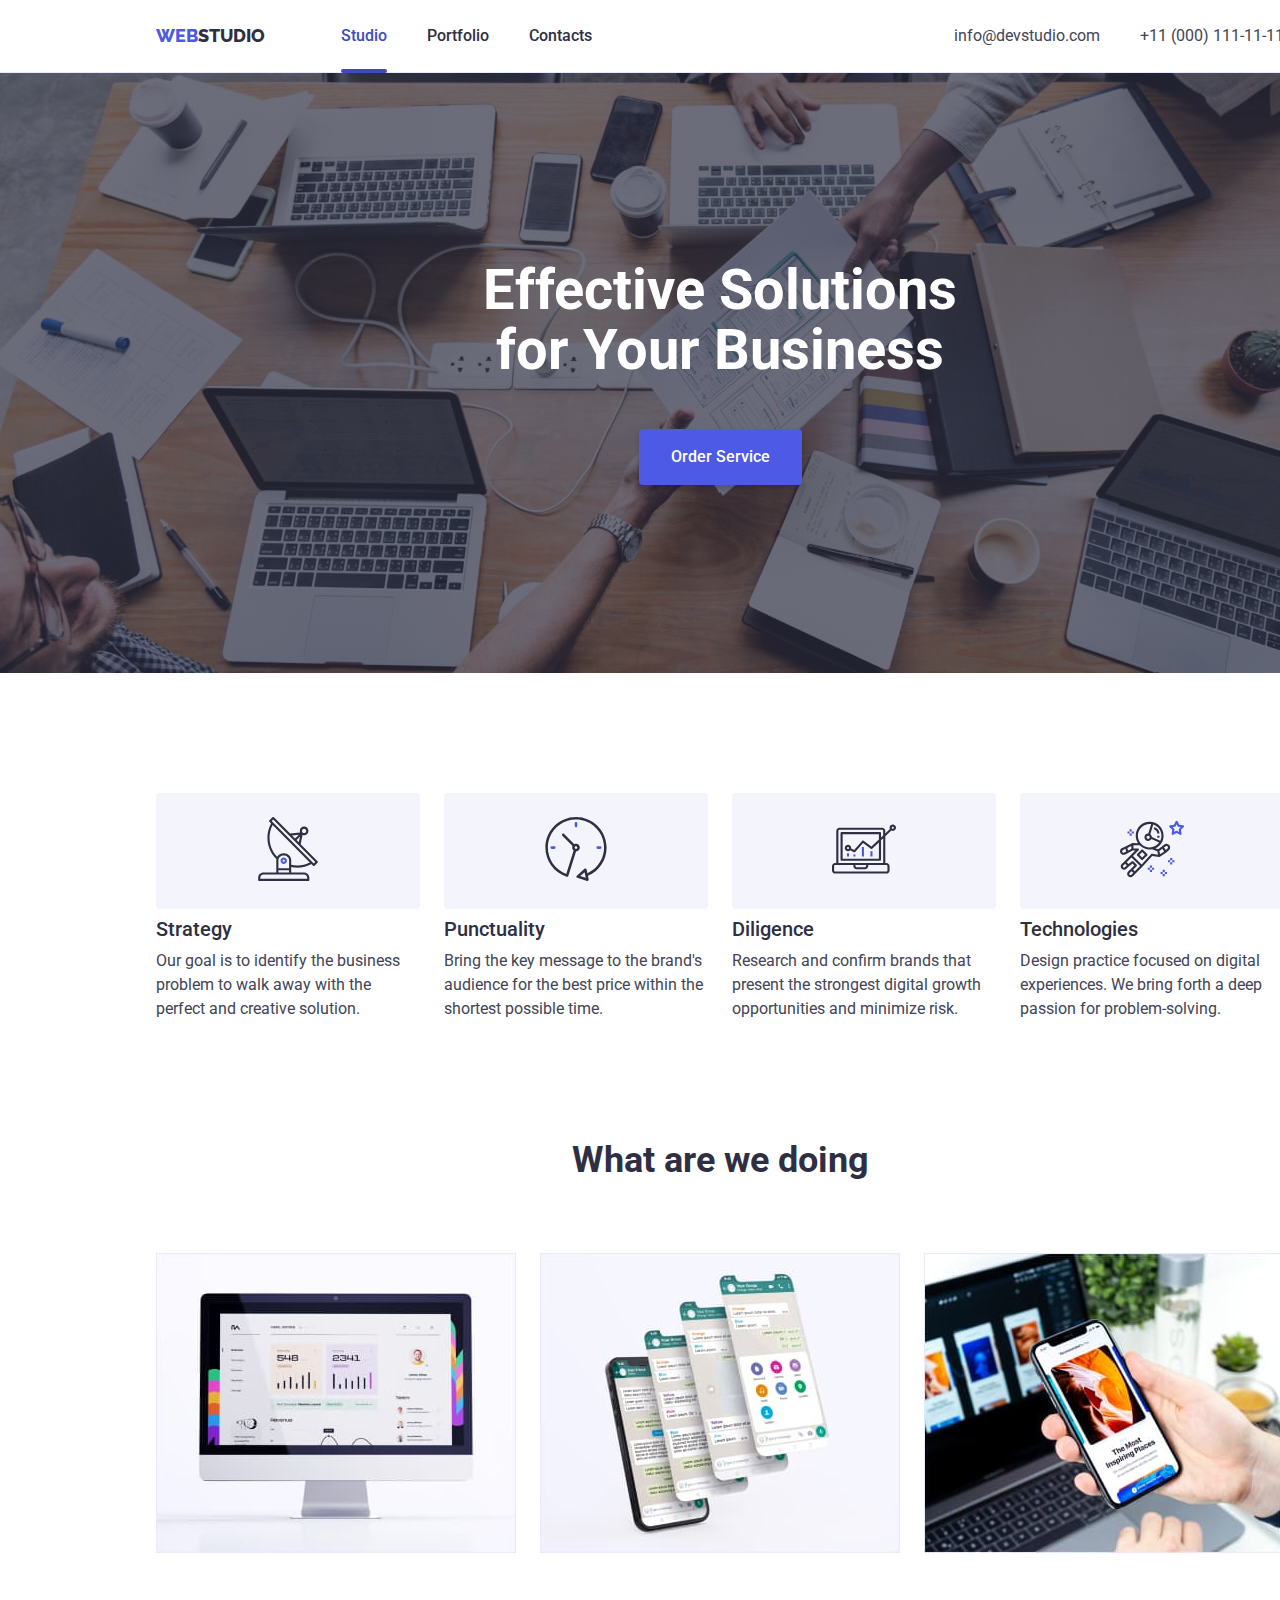
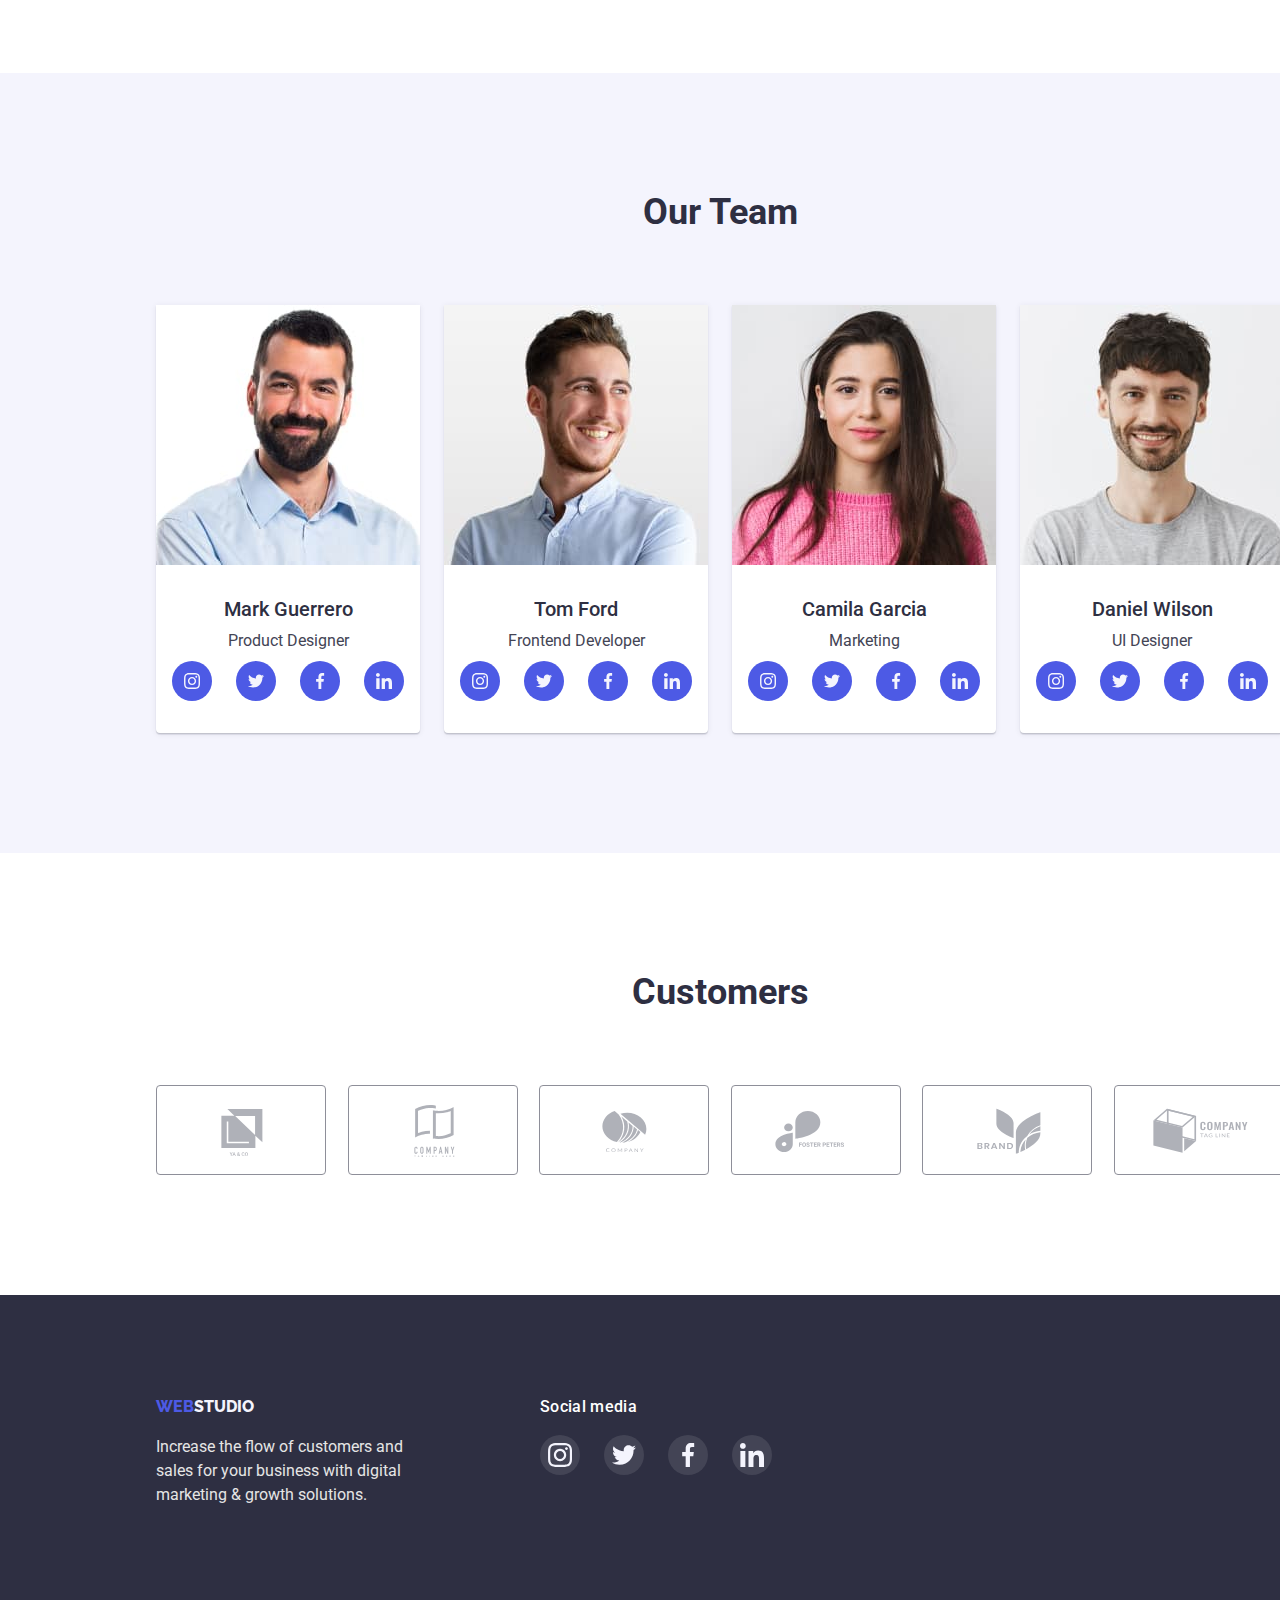
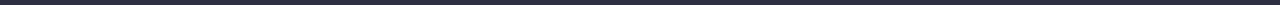
<file: index.html>
<!DOCTYPE html>
<html lang="en">
  <head>
    <meta charset="UTF-8" />
    <meta http-equiv="X-UA-Compatible" content="IE=edge" />
    <meta name="viewport" content="width=device-width, initial-scale=1.0" />
    <title>Document</title>
    <link rel="preconnect" href="https://fonts.googleapis.com" />
    <link rel="preconnect" href="https://fonts.gstatic.com" crossorigin />
    <link
      href="https://fonts.googleapis.com/css2?family=Raleway:wght@800&family=Roboto:wght@400;500;700;900&display=swap"
      rel="stylesheet"
    />
    <link
      rel="stylesheet"
      href="https://cdn.jsdelivr.net/npm/modern-normalize@1.1.0/modern-normalize.min.css"
    />
    <link rel="stylesheet" href="./styles/style.css" />
  </head>
  <body>
    <!-- Header content block -->
    <header>
      <div class="container header-container">
        <!-- Menu navigation -->
        <nav class="navigation">
          <a href="./index.html" class="logo">
            <span class="logo-first-part">Web</span>Studio</a
          >
          <ul class="navigation-list">
            <li class="navigation-link">
              <a href="./index.html" class="link current-page">Studio</a>
            </li>
            <li class="navigation-link">
              <a href="./portfolio.html" class="link">Portfolio</a>
            </li>
            <li class="navigation-link">
              <a href="" class="link">Contacts</a>
            </li>
          </ul>
        </nav>
        <!-- Contacts -->
        <address>
          <ul class="adress-list">
            <li class="adress-item">
              <a href="mailto:info@devstudio.com" class="adress-link"
                >info@devstudio.com</a
              >
            </li>
            <li class="adress-item">
              <a href="tel:+110001111111" class="adress-link"
                >+11 (000) 111-11-11</a
              >
            </li>
          </ul>
        </address>
      </div>
    </header>
    <!-- Main content block -->
    <main class="main">
      <!-- Hero page -->
      <section class="hero-section">
        <div class="container hero-container">
          <h1 class="hero-title">Effective Solutions for Your Business</h1>
          <button type="button" class="hero-button" data-modal-open>
            Order Service
          </button>
        </div>
      </section>
      <!-- Features -->
      <section class="advantages-section">
        <div class="container advantages-container">
          <h2 class="visually-hidden">Advantages</h2>
          <ul class="advantages-list">
            <li class="advantages-item">
              <div class="advantages-icon-wrapper">
                <svg class="advantages-item-icon">
                  <use href="./images/icons.svg#icon-antenna"></use>
                </svg>
              </div>
              <h3 class="advantages-item-title">Strategy</h3>
              <p class="advantages-item-text">
                Our goal is to identify the business problem to walk away with
                the perfect and creative solution.
              </p>
            </li>
            <li class="advantages-item">
              <div class="advantages-icon-wrapper">
                <svg class="advantages-item-icon">
                  <use href="./images/icons.svg#icon-clock"></use>
                </svg>
              </div>
              <h3 class="advantages-item-title">Punctuality</h3>
              <p class="advantages-item-text">
                Bring the key message to the brand's audience for the best price
                within the shortest possible time.
              </p>
            </li>
            <li class="advantages-item">
              <div class="advantages-icon-wrapper">
                <svg class="advantages-item-icon">
                  <use href="./images/icons.svg#icon-diagram"></use>
                </svg>
              </div>
              <h3 class="advantages-item-title">Diligence</h3>
              <p class="advantages-item-text">
                Research and confirm brands that present the strongest digital
                growth opportunities and minimize risk.
              </p>
            </li>
            <li class="advantages-item">
              <div class="advantages-icon-wrapper">
                <svg class="advantages-item-icon">
                  <use href="./images/icons.svg#icon-astronaut"></use>
                </svg>
              </div>
              <h3 class="advantages-item-title">Technologies</h3>
              <p class="advantages-item-text">
                Design practice focused on digital experiences. We bring forth a
                deep passion for problem-solving.
              </p>
            </li>
          </ul>
        </div>
      </section>
      <section class="what-are-we-doing-section">
        <div class="container what-are-we-doing-container">
          <h2 class="what-are-we-doing-title">What are we doing</h2>
          <ul class="what-are-we-doing-examples-list">
            <li class="what-are-we-doing-examples">
              <img
                src="./images/rectangle.jpg"
                alt="Display shows the site"
                width="360"
              />
            </li>
            <li class="what-are-we-doing-examples">
              <img
                src="./images/rectangled.jpg"
                alt="Phone with few screenshots"
                width="360"
              />
            </li>
            <li class="what-are-we-doing-examples">
              <img src="./images/img3.jpg" alt="Phone with photo" width="360" />
            </li>
          </ul>
        </div>
      </section>
      <!-- Team-list -->
      <section class="our-team-section">
        <div class="container our-team-container">
          <h2 class="team-list-title">Our Team</h2>
          <ul class="team-list">
            <li class="team-member">
              <img
                src="./images/markguerrero.jpg"
                alt="Mark Guerrero"
                width="264"
              />
              <div class="team-member-text">
                <h3 class="team-member-name">Mark Guerrero</h3>
                <p class="team-member-position">Product Designer</p>
                <ul class="social-list">
                  <li class="social-list-item">
                    <a href="#" class="social-list-link">
                      <svg class="social-list-icon">
                        <use href="./images/icons.svg#instagram"></use>
                      </svg>
                    </a>
                  </li>
                  <li class="social-list-item">
                    <a href="" class="social-list-link">
                      <svg class="social-list-icon">
                        <use href="./images/icons.svg#twitter"></use>
                      </svg>
                    </a>
                  </li>
                  <li class="social-list-item">
                    <a href="" class="social-list-link">
                      <svg class="social-list-icon">
                        <use href="./images/icons.svg#facebook"></use>
                      </svg>
                    </a>
                  </li>
                  <li class="social-list-item">
                    <a href="" class="social-list-link">
                      <svg class="social-list-icon">
                        <use href="./images/icons.svg#linkedin"></use>
                      </svg>
                    </a>
                  </li>
                </ul>
              </div>
            </li>
            <li class="team-member">
              <img src="./images/tomford.jpg" alt="Tom Ford" width="264" />
              <div class="team-member-text">
                <h3 class="team-member-name">Tom Ford</h3>
                <p class="team-member-position">Frontend Developer</p>
                <ul class="social-list">
                  <li class="social-list-item">
                    <a href="#" class="social-list-link">
                      <svg class="social-list-icon">
                        <use href="./images/icons.svg#instagram"></use>
                      </svg>
                    </a>
                  </li>
                  <li class="social-list-item">
                    <a href="" class="social-list-link">
                      <svg class="social-list-icon">
                        <use href="./images/icons.svg#twitter"></use>
                      </svg>
                    </a>
                  </li>
                  <li class="social-list-item">
                    <a href="" class="social-list-link">
                      <svg class="social-list-icon">
                        <use href="./images/icons.svg#facebook"></use>
                      </svg>
                    </a>
                  </li>
                  <li class="social-list-item">
                    <a href="" class="social-list-link">
                      <svg class="social-list-icon">
                        <use href="./images/icons.svg#linkedin"></use>
                      </svg>
                    </a>
                  </li>
                </ul>
              </div>
            </li>
            <li class="team-member">
              <img
                src="./images/camilagarcia.jpg"
                alt="Camila Garcia"
                width="264"
              />
              <div class="team-member-text">
                <h3 class="team-member-name">Camila Garcia</h3>
                <p class="team-member-position">Marketing</p>
                <ul class="social-list">
                  <li class="social-list-item">
                    <a href="#" class="social-list-link">
                      <svg class="social-list-icon">
                        <use href="./images/icons.svg#instagram"></use>
                      </svg>
                    </a>
                  </li>
                  <li class="social-list-item">
                    <a href="" class="social-list-link">
                      <svg class="social-list-icon">
                        <use href="./images/icons.svg#twitter"></use>
                      </svg>
                    </a>
                  </li>
                  <li class="social-list-item">
                    <a href="" class="social-list-link">
                      <svg class="social-list-icon">
                        <use href="./images/icons.svg#facebook"></use>
                      </svg>
                    </a>
                  </li>
                  <li class="social-list-item">
                    <a href="" class="social-list-link">
                      <svg class="social-list-icon">
                        <use href="./images/icons.svg#linkedin"></use>
                      </svg>
                    </a>
                  </li>
                </ul>
              </div>
            </li>
            <li class="team-member">
              <img
                src="./images/danielwilson.jpg"
                alt="Daniel Wilson"
                width="264"
              />
              <div class="team-member-text">
                <h3 class="team-member-name">Daniel Wilson</h3>
                <p class="team-member-position">UI Designer</p>
                <ul class="social-list">
                  <li class="social-list-item">
                    <a href="#" class="social-list-link">
                      <svg class="social-list-icon">
                        <use href="./images/icons.svg#instagram"></use>
                      </svg>
                    </a>
                  </li>
                  <li class="social-list-item">
                    <a href="" class="social-list-link">
                      <svg class="social-list-icon">
                        <use href="./images/icons.svg#twitter"></use>
                      </svg>
                    </a>
                  </li>
                  <li class="social-list-item">
                    <a href="" class="social-list-link">
                      <svg class="social-list-icon">
                        <use href="./images/icons.svg#facebook"></use>
                      </svg>
                    </a>
                  </li>
                  <li class="social-list-item">
                    <a href="" class="social-list-link">
                      <svg class="social-list-icon">
                        <use href="./images/icons.svg#linkedin"></use>
                      </svg>
                    </a>
                  </li>
                </ul>
              </div>
            </li>
          </ul>
        </div>
      </section>
      <!-- Customers -->
      <section class="customers-section">
        <div class="container customers-container">
          <h2 class="team-list-title">Customers</h2>
          <ul class="customers-list">
            <li class="customer-item">
              <a href="" class="customer-link">
                <svg class="customer-icon">
                  <use href="./images/icons.svg#icon-Logo-1"></use>
                </svg>
              </a>
            </li>
            <li class="customer-item">
              <a href="" class="customer-link">
                <svg class="customer-icon">
                  <use href="./images/icons.svg#icon-Logo-2"></use>
                </svg>
              </a>
            </li>
            <li class="customer-item">
              <a href="" class="customer-link">
                <svg class="customer-icon">
                  <use href="./images/icons.svg#icon-Logo-3"></use>
                </svg>
              </a>
            </li>
            <li class="customer-item">
              <a href="" class="customer-link">
                <svg class="customer-icon">
                  <use href="./images/icons.svg#icon-Logo-4"></use>
                </svg>
              </a>
            </li>
            <li class="customer-item">
              <a href="" class="customer-link">
                <svg class="customer-icon">
                  <use href="./images/icons.svg#icon-Logo-5"></use>
                </svg>
              </a>
            </li>
            <li class="customer-item">
              <a href="" class="customer-link">
                <svg class="customer-icon">
                  <use href="./images/icons.svg#icon-Logo-6"></use>
                </svg>
              </a>
            </li>
          </ul>
        </div>
      </section>
    </main>
    <!-- Footer content block -->
    <footer class="footer">
      <ul class="container footer-list">
        <li class="footer-container">
          <a href="./index.html" class="logo">
            <span class="logo-first-part">Web</span>Studio
          </a>
          <p class="footer-text">
            Increase the flow of customers and sales for your business with
            digital marketing & growth solutions.
          </p>
        </li>
        <li class="footer-social-list-box">
          <p class="footer-social-list-text">Social media</p>
          <ul class="footer-social-list">
            <li class="footer-social-list-item">
              <a href="#" class="footer-social-list-link">
                <svg class="footer-social-list-icon">
                  <use href="./images/icons.svg#instagram"></use>
                </svg>
              </a>
            </li>
            <li class="footer-social-list-item">
              <a href="" class="footer-social-list-link">
                <svg class="footer-social-list-icon">
                  <use href="./images/icons.svg#twitter"></use>
                </svg>
              </a>
            </li>
            <li class="footer-social-list-item">
              <a href="" class="footer-social-list-link">
                <svg class="footer-social-list-icon">
                  <use href="./images/icons.svg#facebook"></use>
                </svg>
              </a>
            </li>
            <li class="footer-social-list-item">
              <a href="" class="footer-social-list-link">
                <svg class="footer-social-list-icon">
                  <use href="./images/icons.svg#linkedin"></use>
                </svg>
              </a>
            </li>
          </ul>
        </li>
      </ul>
    </footer>
    <div class="backdrop is-hidden" data-modal>
      <div class="modal">
        <button type="button" class="mobal-close-btn" data-modal-close>
          <svg class="mobal-close-btn-icon">
            <use href="./images/icons.svg#icon-close"></use>
          </svg>
        </button>
      </div>
    </div>

    <script src="./js/modal.js"></script>
  </body>
</html>
</file>
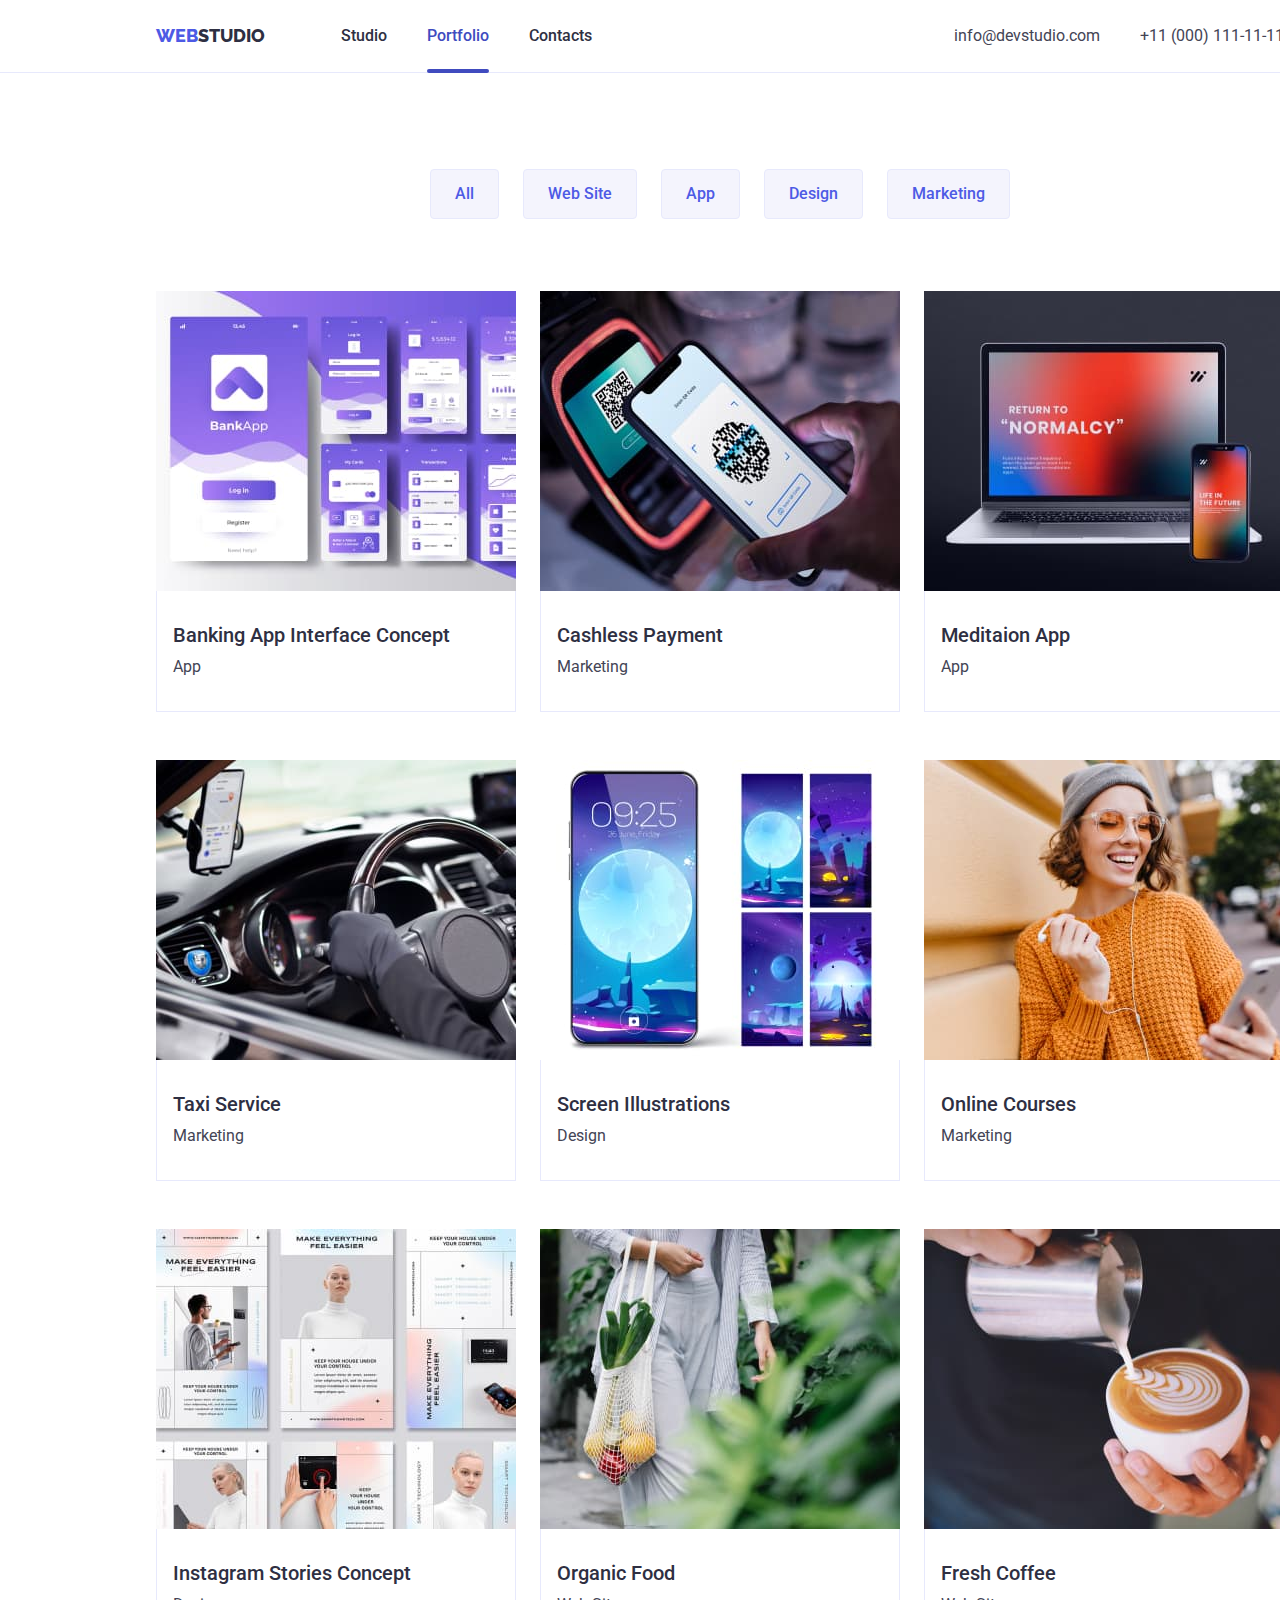
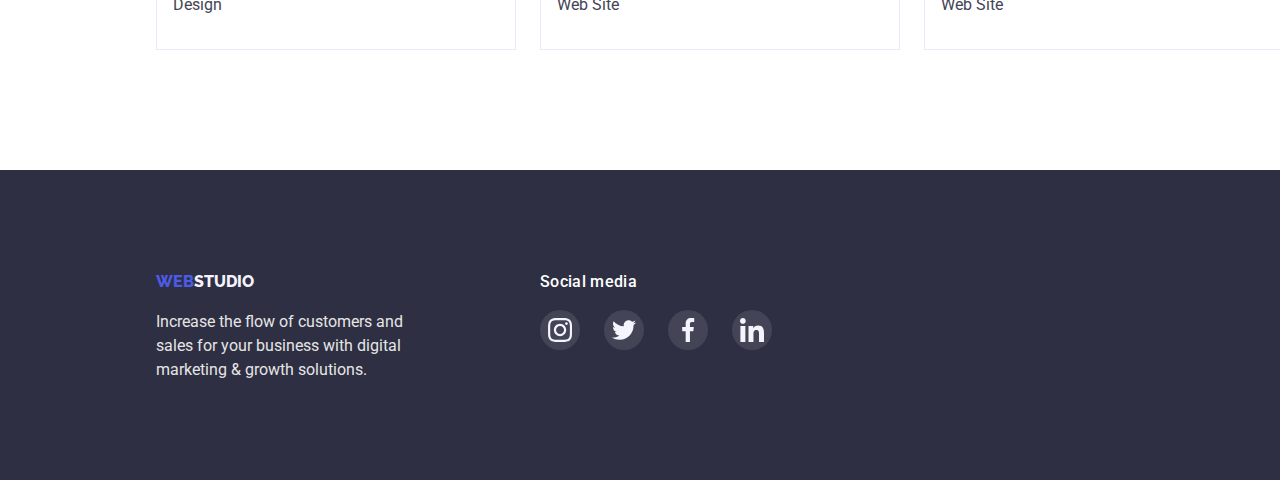
<file: portfolio.html>
<!DOCTYPE html>
<html lang="en">
  <head>
    <meta charset="UTF-8" />
    <meta http-equiv="X-UA-Compatible" content="IE=edge" />
    <meta name="viewport" content="width=device-width, initial-scale=1.0" />
    <title>Portfolio</title>
    <link rel="preconnect" href="https://fonts.googleapis.com" />
    <link rel="preconnect" href="https://fonts.gstatic.com" crossorigin />
    <link
      href="https://fonts.googleapis.com/css2?family=Raleway:wght@800&family=Roboto:wght@400;500;700;900&display=swap"
      rel="stylesheet"
    />
    <link
      rel="stylesheet"
      href="https://cdn.jsdelivr.net/npm/modern-normalize@1.1.0/modern-normalize.min.css"
    />
    <link rel="stylesheet" href="./styles/style.css" />
  </head>
  <body>
    <!-- Header content block -->
    <header>
      <div class="container header-container">
        <!-- Menu navigation -->
        <nav class="navigation">
          <a href="./index.html" class="logo">
            <span class="logo-first-part">Web</span>Studio</a
          >
          <ul class="navigation-list">
            <li class="navigation-link">
              <a href="./index.html" class="link">Studio</a>
            </li>
            <li class="navigation-link">
              <a href="./portfolio.html" class="link current-page">Portfolio</a>
            </li>
            <li class="navigation-link">
              <a href="" class="link">Contacts</a>
            </li>
          </ul>
        </nav>
        <!-- Contacts -->
        <address>
          <ul class="adress-list">
            <li class="adress-item">
              <a href="mailto:info@devstudio.com" class="adress-link"
                >info@devstudio.com</a
              >
            </li>
            <li class="adress-item">
              <a href="tel:+110001111111" class="adress-link"
                >+11 (000) 111-11-11</a
              >
            </li>
          </ul>
        </address>
      </div>
    </header>
    <!-- Main content block -->
    <main class="portfolio">
      <!-- Filter buttons -->

      <section class="portfolio-section">
        <div class="container portfolio-container">
          <h1 class="visually-hidden">Portfolio</h1>
          <ul class="filter-buttons-list">
            <li class="button-item">
              <button type="button" class="filter-button">All</button>
            </li>
            <li class="button-item">
              <button type="button" class="filter-button">Web Site</button>
            </li>
            <li class="button-item">
              <button type="button" class="filter-button">App</button>
            </li>
            <li class="button-item">
              <button type="button" class="filter-button">Design</button>
            </li>
            <li class="button-item">
              <button type="button" class="filter-button">Marketing</button>
            </li>
          </ul>
          <ul class="portfolio-list">
            <li class="portfolio-list-item">
              <a href="" class="portfolio-item-link">
                <div class="img-wrapper">
                  <img
                    src="./images/bankingappinterfaceconcept.jpg"
                    alt="Banking App Interface Concept"
                    width="360"
                  />
                  <p class="overlay">
                    Lorem ipsum dolor sit amet consectetur adipisicing elit.
                    Facilis, quas molestiae dolores illo adipisci sint?
                    Praesentium culpa beatae amet exercitationem?
                  </p>
                </div>
                <div class="portfolio-text">
                  <h3 class="portfolio-item-title">
                    Banking App Interface Concept
                  </h3>
                  <p class="portfolio-item-text">App</p>
                </div>
              </a>
            </li>
            <li class="portfolio-list-item">
              <a href="" class="portfolio-item-link">
                <div class="img-wrapper">
                  <img
                    src="./images/cashlesspayment.jpg"
                    alt="Cashless Payment"
                    width="360"
                  />
                  <p class="overlay">
                    Lorem ipsum dolor sit amet consectetur adipisicing elit.
                    Facilis, quas molestiae dolores illo adipisci sint?
                    Praesentium culpa beatae amet exercitationem?
                  </p>
                </div>
                <div class="portfolio-text">
                  <h3 class="portfolio-item-title">Cashless Payment</h3>
                  <p class="portfolio-item-text">Marketing</p>
                </div>
              </a>
            </li>
            <li class="portfolio-list-item">
              <a href="" class="portfolio-item-link">
                <div class="img-wrapper">
                  <img
                    src="./images/meditaionapp.jpg"
                    alt="Meditaion App"
                    width="360"
                  />
                  <p class="overlay">
                    Lorem ipsum dolor sit amet consectetur adipisicing elit.
                    Facilis, quas molestiae dolores illo adipisci sint?
                    Praesentium culpa beatae amet exercitationem?
                  </p>
                </div>
                <div class="portfolio-text">
                  <h3 class="portfolio-item-title">Meditaion App</h3>
                  <p class="portfolio-item-text">App</p>
                </div>
              </a>
            </li>
            <li class="portfolio-list-item">
              <a href="" class="portfolio-item-link">
                <div class="img-wrapper">
                  <img
                    src="./images/taxiservice.jpg"
                    alt="Taxi Service"
                    width="360"
                  />
                  <p class="overlay">
                    Lorem ipsum dolor sit amet consectetur adipisicing elit.
                    Facilis, quas molestiae dolores illo adipisci sint?
                    Praesentium culpa beatae amet exercitationem?
                  </p>
                </div>
                <div class="portfolio-text">
                  <h3 class="portfolio-item-title">Taxi Service</h3>
                  <p class="portfolio-item-text">Marketing</p>
                </div>
              </a>
            </li>
            <li class="portfolio-list-item">
              <a href="" class="portfolio-item-link">
                <div class="img-wrapper">
                  <img
                    src="./images/screenillustrations.jpg"
                    alt="Screen Illustrations"
                    width="360"
                  />
                  <p class="overlay">
                    Lorem ipsum dolor sit amet consectetur adipisicing elit.
                    Facilis, quas molestiae dolores illo adipisci sint?
                    Praesentium culpa beatae amet exercitationem?
                  </p>
                </div>
                <div class="portfolio-text">
                  <h3 class="portfolio-item-title">Screen Illustrations</h3>
                  <p class="portfolio-item-text">Design</p>
                </div>
              </a>
            </li>
            <li class="portfolio-list-item">
              <a href="" class="portfolio-item-link">
                <div class="img-wrapper">
                  <img
                    src="./images/onlinecourses.jpg"
                    alt="Online Courses"
                    width="360"
                  />
                  <p class="overlay">
                    Lorem ipsum dolor sit amet consectetur adipisicing elit.
                    Facilis, quas molestiae dolores illo adipisci sint?
                    Praesentium culpa beatae amet exercitationem?
                  </p>
                </div>
                <div class="portfolio-text">
                  <h3 class="portfolio-item-title">Online Courses</h3>
                  <p class="portfolio-item-text">Marketing</p>
                </div>
              </a>
            </li>
            <li class="portfolio-list-item">
              <a href="" class="portfolio-item-link">
                <div class="img-wrapper">
                  <img
                    src="./images/instagramstoriessconcept.jpg"
                    alt="Instagram Stories Concept"
                    width="360"
                  />
                  <p class="overlay">
                    Lorem ipsum dolor sit amet consectetur adipisicing elit.
                    Facilis, quas molestiae dolores illo adipisci sint?
                    Praesentium culpa beatae amet exercitationem?
                  </p>
                </div>
                <div class="portfolio-text">
                  <h3 class="portfolio-item-title">
                    Instagram Stories Concept
                  </h3>
                  <p class="portfolio-item-text">Design</p>
                </div>
              </a>
            </li>
            <li class="portfolio-list-item">
              <a href="" class="portfolio-item-link">
                <div class="img-wrapper">
                  <img
                    src="./images/organicfood.jpg"
                    alt="Organic Food"
                    width="360"
                  />
                  <p class="overlay">
                    Lorem ipsum dolor sit amet consectetur adipisicing elit.
                    Facilis, quas molestiae dolores illo adipisci sint?
                    Praesentium culpa beatae amet exercitationem?
                  </p>
                </div>
                <div class="portfolio-text">
                  <h3 class="portfolio-item-title">Organic Food</h3>
                  <p class="portfolio-item-text">Web Site</p>
                </div>
              </a>
            </li>
            <li class="portfolio-list-item">
              <a href="" class="portfolio-item-link">
                <div class="img-wrapper">
                  <img
                    src="./images/freshcoffee.jpg"
                    alt="Fresh Coffee"
                    width="360"
                  />
                  <p class="overlay">
                    Lorem ipsum dolor sit amet consectetur adipisicing elit.
                    Facilis, quas molestiae dolores illo adipisci sint?
                    Praesentium culpa beatae amet exercitationem?
                  </p>
                </div>
                <div class="portfolio-text">
                  <h3 class="portfolio-item-title">Fresh Coffee</h3>
                  <p class="portfolio-item-text">Web Site</p>
                </div>
              </a>
            </li>
          </ul>
        </div>
      </section>
    </main>
    <!-- Footer content block -->
    <footer class="footer">
      <ul class="container footer-list">
        <li class="footer-container">
          <a href="./index.html" class="logo">
            <span class="logo-first-part">Web</span>Studio
          </a>
          <p class="footer-text">
            Increase the flow of customers and sales for your business with
            digital marketing & growth solutions.
          </p>
        </li>
        <li class="footer-social-list-box">
          <p class="footer-social-list-text">Social media</p>
          <ul class="footer-social-list">
            <li class="footer-social-list-item">
              <a href="#" class="footer-social-list-link">
                <svg class="footer-social-list-icon">
                  <use href="./images/icons.svg#instagram"></use>
                </svg>
              </a>
            </li>
            <li class="footer-social-list-item">
              <a href="" class="footer-social-list-link">
                <svg class="footer-social-list-icon">
                  <use href="./images/icons.svg#twitter"></use>
                </svg>
              </a>
            </li>
            <li class="footer-social-list-item">
              <a href="" class="footer-social-list-link">
                <svg class="footer-social-list-icon">
                  <use href="./images/icons.svg#facebook"></use>
                </svg>
              </a>
            </li>
            <li class="footer-social-list-item">
              <a href="" class="footer-social-list-link">
                <svg class="footer-social-list-icon">
                  <use href="./images/icons.svg#linkedin"></use>
                </svg>
              </a>
            </li>
          </ul>
        </li>
      </ul>
    </footer>
  </body>
</html>
</file>
<file: styles/style.css>
:root {
  --primary-brand-color: rgba(77, 90, 229, 1);
  --pressed-state-color: rgba(64, 75, 191, 1);
  --dark-color: rgba(46, 47, 66, 1);
  --success-color: rgba(49, 208, 170, 1);
  --text-color: rgba(67, 68, 85, 1);
  --subtle-text-color: rgba(142, 143, 153, 1);
  --accent-color: rgba(231, 233, 252, 1);
  --light-color: rgba(244, 244, 253, 1);
  --modal-overlay-color: rgba(46, 47, 66, 0.4);
  --hero-backgroundd-color: rgba(46, 47, 66, 0.7);
  --transition-250: 250ms cubic-bezier(0.4, 0, 0.2, 1);
}
/* BODY */
body {
  background-color: #fff;
  color: rgba(67, 68, 85, 1);
  text-decoration: none;
  font-style: normal;
  font-family: 'Roboto', sans-serif;

  min-width: 1440px;
  /* 'Raleway' */
}
h1,
h2,
h3,
h4,
h5,
h6,
p {
  margin-top: 0;
  margin-bottom: 0;
}
* {
  padding-left: 0;
  /* transition-property: color, background-color, box-shadow, fill, border-color;
  transition-duration: 250ms;
  transition-timing-function: cubic-bezier(0.4, 0, 0.2, 1); */
}
ul,
ol {
  margin-top: 0;
  margin-bottom: 0;
}
img {
  display: block;
}
ul,
a {
  list-style: none;
  text-decoration: none;
  font-style: normal;
}
header {
  border-bottom: 1px solid #e7e9fc;
}
section {
}
.visually-hidden {
  position: absolute;
  width: 1px;
  height: 1px;
  margin: -1px;
  border: 0;
  padding: 0;
  white-space: nowrap;
  clip-path: inset(100%);
  clip-rect: (0 0 0 0);
  overflow: hidden;
}

/* HEADER */
.container {
  box-sizing: border-box;
  width: 1158px;
  padding-left: 15px;
  padding-right: 15px;
  margin: 0 auto;
}
.header-container {
  display: flex;
  align-items: center;
  justify-content: space-between;
}
.navigation {
  display: flex;
  align-items: center;
}
.navigation-list {
  margin-left: 76px;
  padding-left: 0;
  display: flex;
  align-items: center;
}
.navigation-link {
  padding-top: 24px;
  padding-bottom: 24px;

  position: relative;
}
.navigation-link:not(:last-child) {
  margin-right: 40px;
}

.adress-list {
  display: flex;
  align-items: center;
}
.adress-item:not(:last-child) {
  margin-right: 40px;
}

.link {
  color: rgba(46, 47, 66, 1);
  font-weight: 500;
  font-size: 16px;
  line-height: 1.5;
  transition: color var(--transition-250);
}

.navigation-list .link:hover,
.navigation-list .link:focus {
  color: #404bbf;
}

.current-page::after {
  content: '';
  color: #404bbf;
  width: 100%;
  height: 4px;
  position: absolute;
  left: 0;
  bottom: -1px;
  background: #404bbf;
  border-radius: 2px;
}
.current-page {
  color: #404bbf;
}
.navigation > .logo {
  font-family: 'Raleway';
  text-transform: uppercase;
  font-weight: 800;
  font-size: 18px;
  line-height: 1.33; /* 24/18 */
  text-decoration: none;
  color: rgba(46, 47, 66, 1);
}
.logo-first-part {
  color: rgba(77, 90, 229, 1);
}
.adress-item {
  padding-top: 24px;
  padding-bottom: 24px;
}
.adress-link {
  color: rgba(67, 68, 85, 1);
  font-weight: 400;
  font-size: 16px;
  line-height: 1.5;
  transition: color var(--transition-250);
}
.adress-link:hover,
.adress-link:focus {
  color: rgba(77, 90, 229, 1);
}

/* FOTER */

.footer {
  background-color: rgba(46, 47, 66, 1);
  color: #e5e5e5;
  font-weight: 400;
  font-size: 16px;
  line-height: 1.5;
  padding-top: 100px;
  padding-bottom: 100px;
}

.footer-container > .logo {
  color: rgba(244, 244, 253, 1);
  font-family: 'Raleway';
  text-transform: uppercase;
  font-weight: 800;
  text-decoration: none;
}
.footer-text {
  margin-top: 16px;
  width: 264px;
  height: 72px;
  display: flex;
  flex-wrap: wrap;
}
.footer-container {
  width: 264px;
  height: 110px;
}
.footer-list {
  display: flex;
  gap: 120px;
}
.footer-social-list {
  display: flex;
  justify-content: center;
  gap: 24px;
}
.footer-social-list-text {
  font-weight: 500;
  font-size: 16px;
  line-height: 1.5;
  letter-spacing: 0.02em;
  color: #ffffff;
  margin-bottom: 16px;
}
.footer-social-list-link {
  display: flex;
  justify-content: center;
  align-items: center;
  width: 40px;
  height: 40px;
  border-radius: 50%;
  background-color: rgba(255, 255, 255, 0.1);
  transition: background-color var(--transition-250);
}
.footer-social-list-link:hover,
.footer-social-list-link:focus {
  background-color: #31d0aa;
}
.footer-social-list-icon {
  width: 24px;
  height: 24px;
  fill: #f4f4fd;
}
/* MAIN PAGE*/
/* Hero page */
.hero-section {
  max-width: 1440px;
  margin-right: auto;
  margin-left: auto;

  color: #ffffff;
  padding-top: 188px;
  padding-bottom: 188px;
  background-image: linear-gradient(
      rgba(46, 47, 66, 0.7),
      rgba(46, 47, 66, 0.7)
    ),
    url('../images/people-office.jpg');
  background-size: 1440px;
  background-position: center;
  background-repeat: no-repeat;
  background-color: rgba(46, 47, 66, 1);
}
.hero-container {
  /* padding-top: 188px;
  padding-bottom: 188px; */
  display: flex;
  flex-direction: column;
  justify-content: center;
  align-items: center;
}
.hero-title {
  font-weight: 700;
  font-size: 56px;
  line-height: 1.07;
  text-align: center;
  width: 496px;
  height: 120px;
  margin-bottom: 48px;
}
.hero-button {
  background-color: #4d5ae5;
  color: #ffffff;
  font-weight: 500;
  font-size: 16px;
  line-height: 1.5;
  cursor: pointer;
  border: 0;
  box-shadow: 0px 4px 4px rgba(0, 0, 0, 0.15);
  border-radius: 4px;
  padding: 16px 32px;

  transition: background-color var(--transition-250);
}
.hero-button:hover,
.hero-button:focus {
  background-color: #404bbf;
}
/* <!-- Features --> */
.advantages-section {
  padding-top: 120px;
  padding-bottom: 120px;
}
.advantages-list {
  padding-left: 0;
  padding-right: 0;
  display: flex;
  justify-content: space-between;
}
.advantages-item {
  box-sizing: border-box;
  display: flex;
  flex-direction: column;
  align-items: flex-start;
  padding: 0px;
  gap: 8px;
  width: 264px;
}
.advantages-item:not(:last-child) {
  margin-right: 24px;
}
.advantages-icon-wrapper {
  background-color: #f4f4fd;
  border-radius: 4px;
  padding: 24px 100px;
}
.advantages-item-icon {
  width: 64px;
  height: 64px;
}
.advantages-item-title {
  color: rgba(46, 47, 66, 1);
  font-weight: 500;
  font-size: 20px;
  line-height: 1.2; /* 24/20 */
}
.advantages-item-text {
  color: #434455;
  font-weight: 400;
  font-size: 16px;
  line-height: 1.5; /* 24/16 */
}
/* what-are-we-doing */
.what-are-we-doing-section {
  padding-bottom: 120px;
}
.what-are-we-doing-title {
  font-weight: 700;
  font-size: 36px;
  line-height: 1.11; /* 40/36 */
  color: #2e2f42;
  font-weight: 700;
  text-align: center;
  margin-bottom: 72px;
}
.what-are-we-doing-examples-list {
  padding-left: 0;
  display: flex;
  flex-direction: row;
  justify-content: start;
}
.what-are-we-doing-examples:not(:last-child) {
  margin-right: 24px;
}
/* our-team */

.our-team-section {
  background-color: #f4f4fd;
  padding-top: 120px;
  padding-bottom: 120px;
}
/* .our-team-container {
  padding-top: 120px;
  padding-bottom: 120px;
} */
.team-list-title {
  font-weight: 700;
  font-size: 36px;
  line-height: 1.11; /* 40/36 */
  color: #2e2f42;
  text-align: center;
  margin-bottom: 72px;
}
.team-list {
  padding-left: 0;
  display: flex;
}
.team-member:not(:last-child) {
  margin-right: 24px;
}
.team-member {
  background: #ffffff;
  box-shadow: 0px 1px 6px rgba(46, 47, 66, 0.08),
    0px 1px 1px rgba(46, 47, 66, 0.16), 0px 2px 1px rgba(46, 47, 66, 0.08);
  border-radius: 0px 0px 4px 4px;
  display: flex;
  flex-direction: column;
}
.team-member-text {
  padding: 32px 16px 32px 16px;
  display: flex;
  flex-direction: column;
  align-items: center;
}
.team-member-name {
  font-weight: 500;
  font-size: 20px;
  line-height: 1.2; /* 24/20 */
  color: #2e2f42;
  margin-bottom: 8px;
}
.team-member-position {
  font-weight: 400;
  font-size: 16px;
  line-height: 24px;
  color: #434455;
  margin-bottom: 8px;
}
.social-list {
  display: flex;
  justify-content: center;
  gap: 24px;
}
.social-list-link {
  display: flex;
  justify-content: center;
  align-items: center;
  width: 40px;
  height: 40px;
  border-radius: 50%;
  background-color: #4d5ae5;

  transition: background-color var(--transition-250);
}
.social-list-link:hover,
.social-list-link:focus {
  background-color: #404bbf;
}
.social-list-icon {
  width: 16px;
  height: 16px;
  fill: #f4f4fd;
}
/* Customers */
.customers-section {
  padding-top: 120px;
  padding-bottom: 120px;
}
.customers-list {
  display: flex;
  justify-content: space-between;
}
.customer-link {
  display: flex;
  justify-content: center;
  align-items: center;
  border: 1px solid #8e8f99;
  border-radius: 4px;

  transition: border-color var(--transition-250);
}
.customer-link:hover,
.customer-link:focus {
  border-color: #404bbf;
}
.customer-icon {
  width: 168px;
  height: 88px;
  padding: 16px 32px 16px 32px;
  fill: #afb1b8;

  transition: fill var(--transition-250);
}
.customer-link:hover .customer-icon,
.customer-link:focus .customer-icon {
  fill: #404bbf;
}
/* PORTFOLIO */
.portfolio {
  background-color: #ffffff;
}
.portfolio-section {
  padding-top: 96px;
  padding-bottom: 120px;
}
/* Buttons */
.filter-buttons-list {
  margin-bottom: 72px;
  display: flex;
  justify-content: center;
}
.button-item:not(:last-child) {
  margin-right: 24px;
}
.filter-button {
  border: 0;
  color: #4d5ae5;
  background-color: #f4f4fd;
  font-weight: 500;
  font-size: 16px;
  line-height: 1.5; /* 24/16 */
  cursor: pointer;
  border: 1px solid #e7e9fc;
  border-radius: 4px;
  padding: 12px 24px;

  transition: color var(--transition-250),
    background-color var(--transition-250), box-shadow var(--transition-250),
    border-radius var(--transition-250), border var(--transition-250);
}
.filter-button:hover,
.filter-button:focus {
  color: #ffffff;
  background-color: #404bbf;
  box-shadow: 0px 3px 1px rgba(0, 0, 0, 0.1), 0px 2px 1px rgba(0, 0, 0, 0.08),
    0px 2px 2px rgba(0, 0, 0, 0.12);
  border-radius: 4px;
  border: 1px solid #404bbf;
}
/* Results */
.portfolio-list {
  display: flex;
  flex-wrap: wrap;
  column-gap: 24px;
  row-gap: 48px;
}
.portfolio-list-item {
  background: #ffffff;
  transition: box-shadow var(--transition-250);
}

.portfolio-list-item:hover,
.portfolio-list-item:focus {
  box-shadow: 0px 1px 6px rgba(46, 47, 66, 0.08),
    0px 1px 1px rgba(46, 47, 66, 0.16), 0px 2px 1px rgba(46, 47, 66, 0.08);
}
.portfolio-text {
  padding: 32px 16px 32px 16px;
  border-right: 1px solid #e7e9fc;
  border-bottom: 1px solid #e7e9fc;
  border-left: 1px solid #e7e9fc;
}

.portfolio-item-title {
  font-weight: 500;
  font-size: 20px;
  line-height: 1.2; /* 24/20 */
  color: #2e2f42;
  margin-bottom: 8px;
}
.portfolio-item-text {
  font-weight: 400;
  font-size: 16px;
  line-height: 1.5; /* 24/16 */
  color: #434455;
}
.img-wrapper {
  position: relative;
  display: block;
  overflow: hidden;
}
.overlay {
  position: absolute;
  left: 0;
  top: 0;
  width: 100%;
  height: 100%;

  transform: translate(0, 100%);
  transition: transform var(--transition-250);

  font-weight: 400;
  font-size: 16px;
  line-height: 1.5;
  color: #f4f4fd;
  padding-top: 40px;
  padding-left: 32px;
  padding-right: 32px;
  background-color: #4d5ae5;
}
.portfolio-item-link:hover .overlay,
.portfolio-item-link:focus .overlay {
  transform: translate(0, 0);
}
/* MODAL WINDOW */
.backdrop {
  position: fixed;
  top: 0;
  left: 0;
  z-index: 1000;
  width: 100%;
  height: 100%;
  background: rgba(46, 47, 66, 0.4);
  transition: opacity var(--transition-250), visibility var(--transition-250),
    scale var(--transition-250);
}
.backdrop.is-hidden {
  opacity: 0;
  visibility: hidden;
  pointer-events: none;
  animation: animate-closing 900ms 1 90ms;
  scale: 1.3;
}
.modal {
  position: absolute;
  top: 50%;
  left: 50%;

  transform: translate(-50%, -50%);
  width: 408px;
  height: 576px;

  background-color: #fcfcfc;
  box-shadow: 0px 1px 1px rgba(0, 0, 0, 0.14), 0px 1px 3px rgba(0, 0, 0, 0.12),
    0px 2px 1px rgba(0, 0, 0, 0.2);
  border-radius: 4px;
}
.mobal-close-btn {
  position: absolute;
  top: 24px;
  right: 24px;

  display: flex;
  justify-content: center;
  align-items: center;

  width: 24px;
  height: 24px;
  background-color: #e7e9fc;
  border: 1px solid rgba(0, 0, 0, 0.1);
  border-radius: 50%;
  padding: 0;

  transition: background-color var(--transition-250),
    border-color var(--transition-250);
}
.mobal-close-btn-icon {
  fill: #000;
  width: 24px;
  height: 24px;
  padding: 8px 8px 8px 8px;

  transition: fill var(--transition-250);
}
.mobal-close-btn:hover,
.mobal-close-btn:focus {
  background-color: #404bbf;
  border-color: #404bbf;
  cursor: pointer;
}
.mobal-close-btn-icon:hover,
.mobal-close-btn-icon:focus {
  fill: #ffffff;
}
</file>
